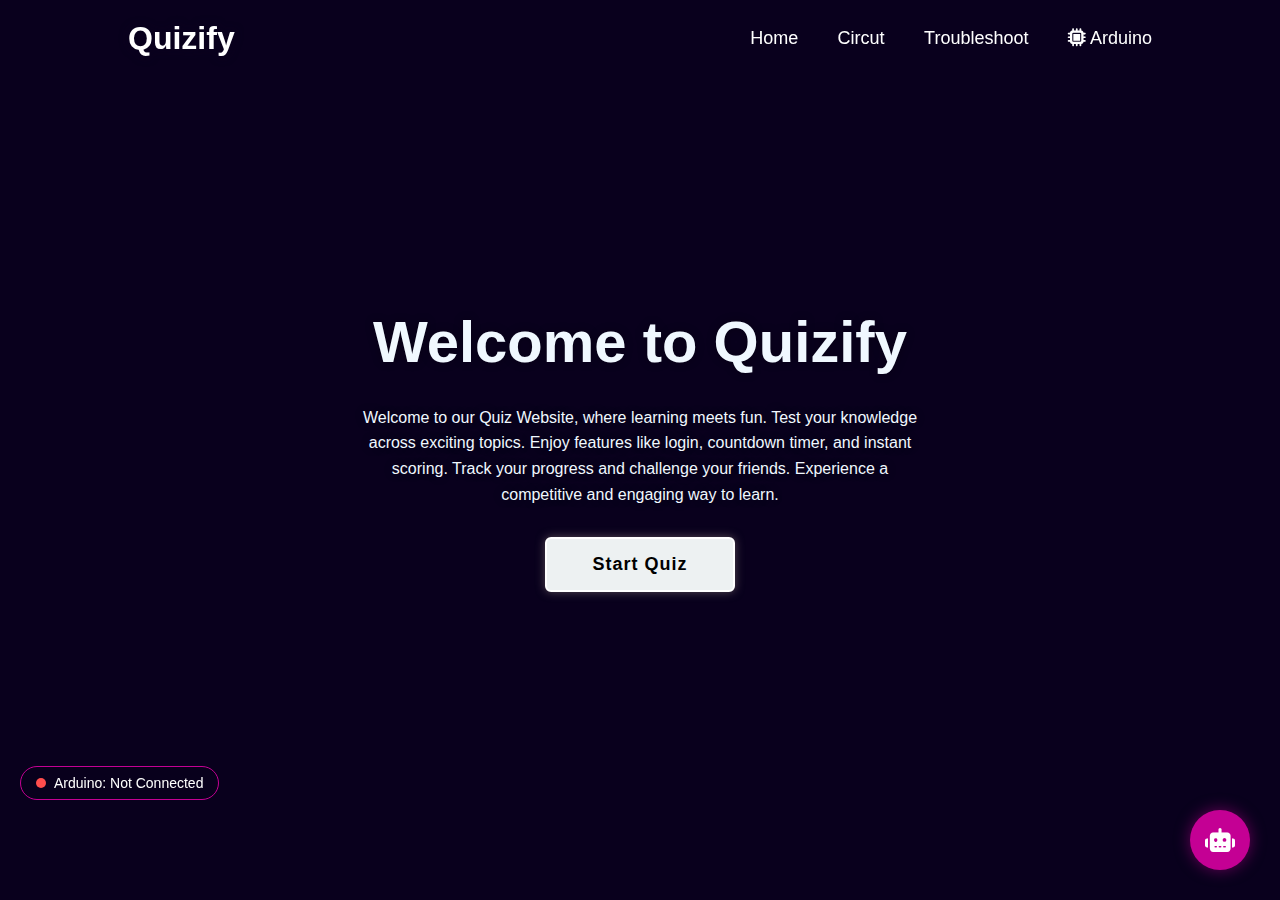
<file: index.html>
<!DOCTYPE html>
<html lang="en">
<head>
    <meta charset="UTF-8">
    <meta name="viewport" content="width=device-width, initial-scale=1.0">
    <title>Quiz Application</title>
    <link rel="stylesheet" href="https://cdnjs.cloudflare.com/ajax/libs/font-awesome/6.4.0/css/all.min.css">
    <link rel="stylesheet" href="style.css">
</head>

<body>
<main class="main">
        <header class="header">
            <a href="#" class="logo">Quizify</a>
            <nav class="navbar">
                <a href="#">Home</a>
                <a href="#" onclick="circut()">Circut</a>
                <a href="#" onclick="troubleshoot()">Troubleshoot</a>
                <a href="#" id="arduino-connect-btn"><i class="fas fa-microchip"></i> Arduino</a>
            </nav>
        </header>

        <div class="container">
            <!-- Quiz Section -->
            <section class="quiz-section">
                <div class="quiz-box">
                    <h1>Quizify</h1>
                    <div class="quiz-header">
                        <span>Quizify</span>
                        <span class="header-score">Score: 0 / 5</span>
                        <span class="timer">Time: <span id="time-left">15</span>s</span>
                    </div>

                    <!-- Progress Bar -->
                    <div class="progress-bar">
                        <div class="progress" id="progress"></div>
                    </div>

                    <h2 class="questions-text">Question text will appear here</h2>

                    <div class="option-list"></div>

                    <div class="quiz-footer">
                        <span class="question-total">1 of 5 Questions</span>
                        <button class="next-btn">Next</button>
                    </div>
                </div>

                <!-- Result Box -->
                <div class="result-box">
                    <h2>Quiz Result</h2>
                    <div class="percentage-container">
                        <div class="circular-progress">
                            <span class="progress-value">0%</span>
                        </div>
                        <span class="score-text">Your Score 0 out of 5</span>
                    </div>

                    <div class="buttons">
                        <button class="tryagain-btn">Try Again!</button>
                        <button class="goto-btn">Go to Home</button>
                    </div>
                </div>
                
                <!-- Real-time Percentage Display -->
                <div class="percentage-display">
                    <p>Current Score</p>
                    <span class="live-percentage">0%</span>
                </div>
            </section>

            <!-- Home Section -->
            <section class="home">
                <div class="home-content">
                    <h2>Welcome to Quizify</h2>
                    <p>Welcome to our Quiz Website, where learning meets fun.
                        Test your knowledge across exciting topics.
                        Enjoy features like login, countdown timer, and instant scoring.
                        Track your progress and challenge your friends.
                        Experience a competitive and engaging way to learn.</p>
                    <button class="start-btn">Start Quiz</button>
                </div>
            </section>
        </div>
    </main>

    <!-- Popup Info -->
    <div class="popup-info">
        <h2>Quiz Guide</h2>
        <span class="info">Read each question carefully before answering.</span>
        <span class="info">Use the countdown timer to manage your time.</span>
        <span class="info">Each correct answer increases your score.</span>
        <span class="info">Review your final score and try again to improve.</span>

        <div class="btn-group">
            <button class="info-btn exit-btn">Exit Quiz</button>
            <a href="#" class="info-btn continue-btn">Continue.....</a>
        </div>
    </div>
    <!-- Chatbot Interface -->
    <div class="chatbot-container">
        <div class="chatbot-header">
            <h3>Quiz Assistant</h3>
            <button class="chatbot-close-btn">×</button>
        </div>
        <div class="chatbot-messages">
            <div class="chatbot-message bot-message">
                <p>Hello! I'm your quiz assistant. How can I help you?</p>
            </div>
        </div>
        <div class="chatbot-input">
            <input type="text" placeholder="Ask a question about the quiz..." id="chat-input">
            <button class="chatbot-send-btn" id="chat-send">
                <i class="fas fa-paper-plane"></i>
            </button>
        </div>
    </div>

    <button class="chatbot-toggle-btn" id="chatbot-toggle">
        <i class="fas fa-robot"></i>
    </button>
    
<!-- Arduino Connection Modal -->
<div class="arduino-modal" id="arduino-modal">
    <div class="arduino-modal-content">
        <h2>Connect Arduino</h2>
        <p>Please connect your Arduino device and select the correct port:</p>
        <select id="port-selector">
            <option value="">Select a port</option>
        </select>
        <button id="connect-btn">Connect</button>
        <button id="disconnect-btn" disabled>Disconnect</button>
        <div id="connection-status">Not connected</div>
        <button id="close-modal">Close</button>
    </div>
</div>

<!-- Arduino Status Indicator -->
<div class="arduino-status" id="arduino-status">
    <span class="status-dot"></span>
    <span class="status-text">Arduino: Not Connected</span>
</div>
<!-- Scripts -->
    <script src="questions.js"></script>
    <script src="script.js"></script>
</body>
</html>
</file>
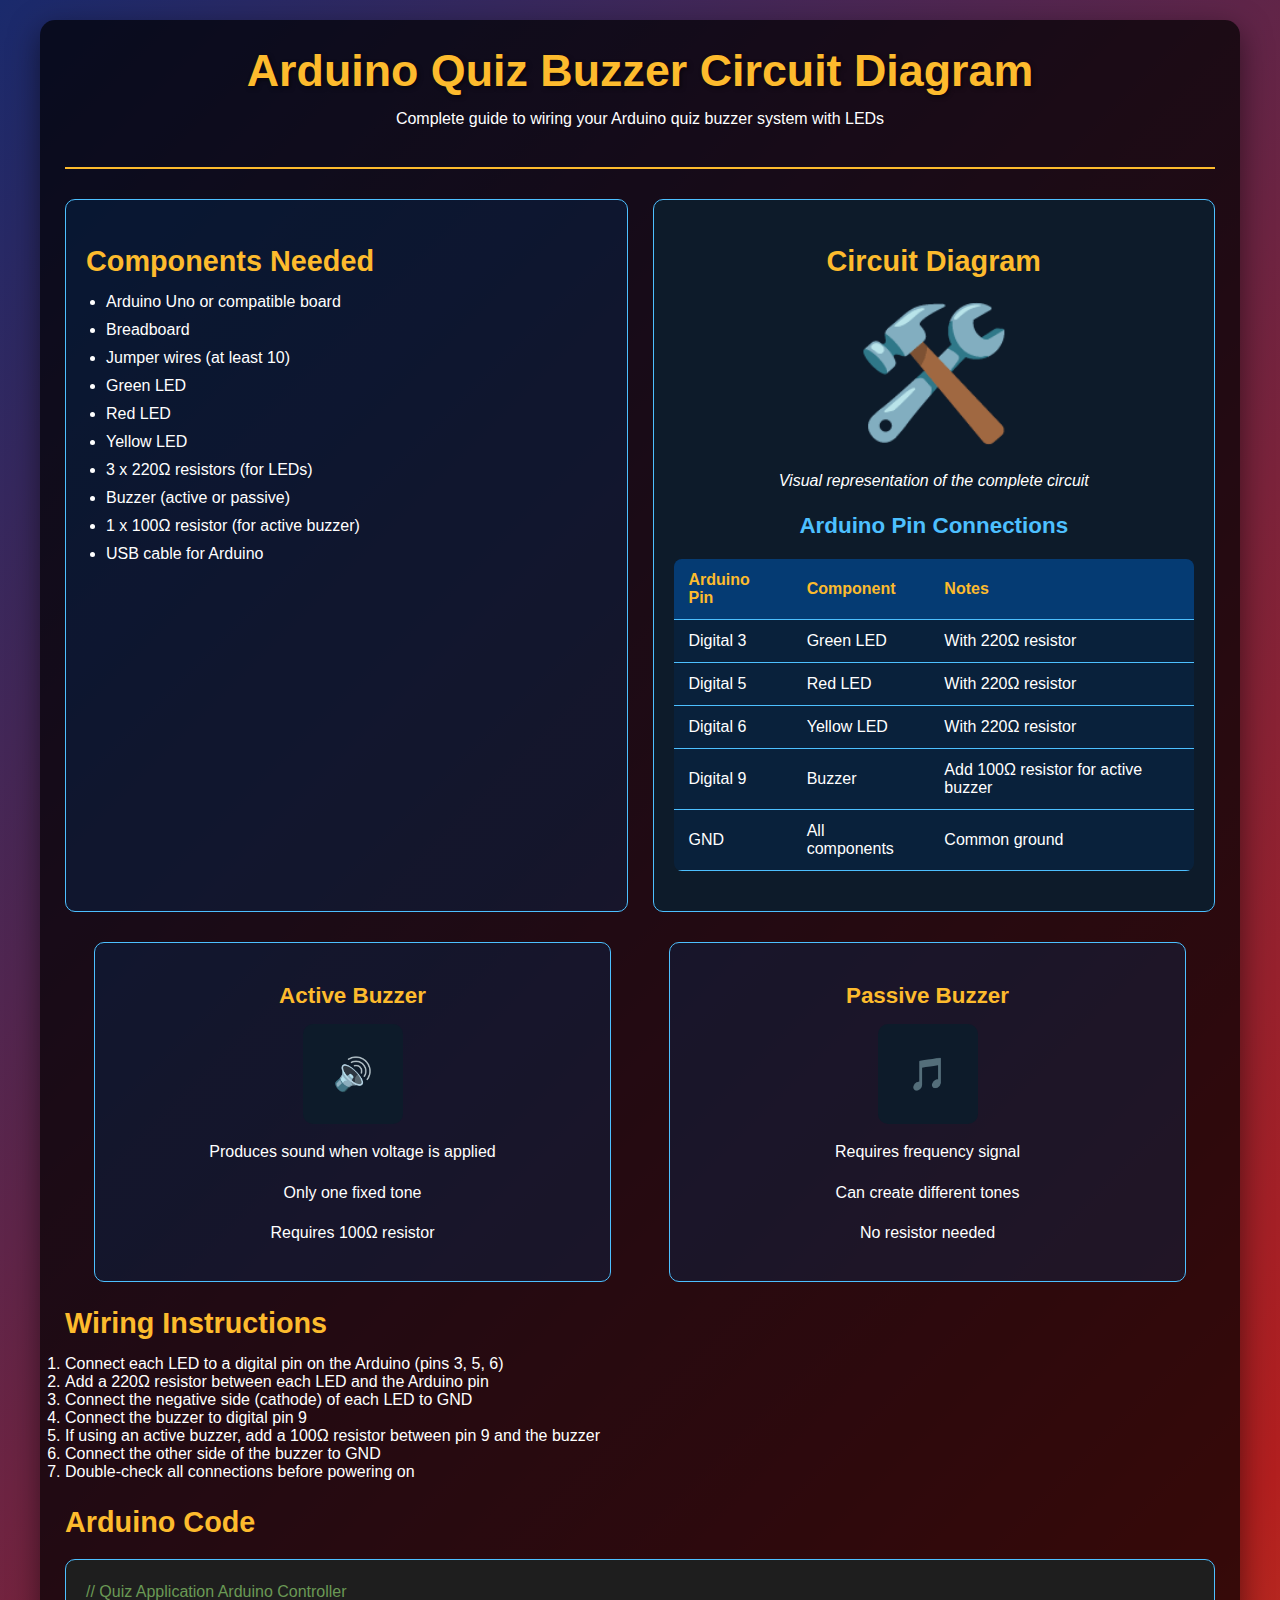
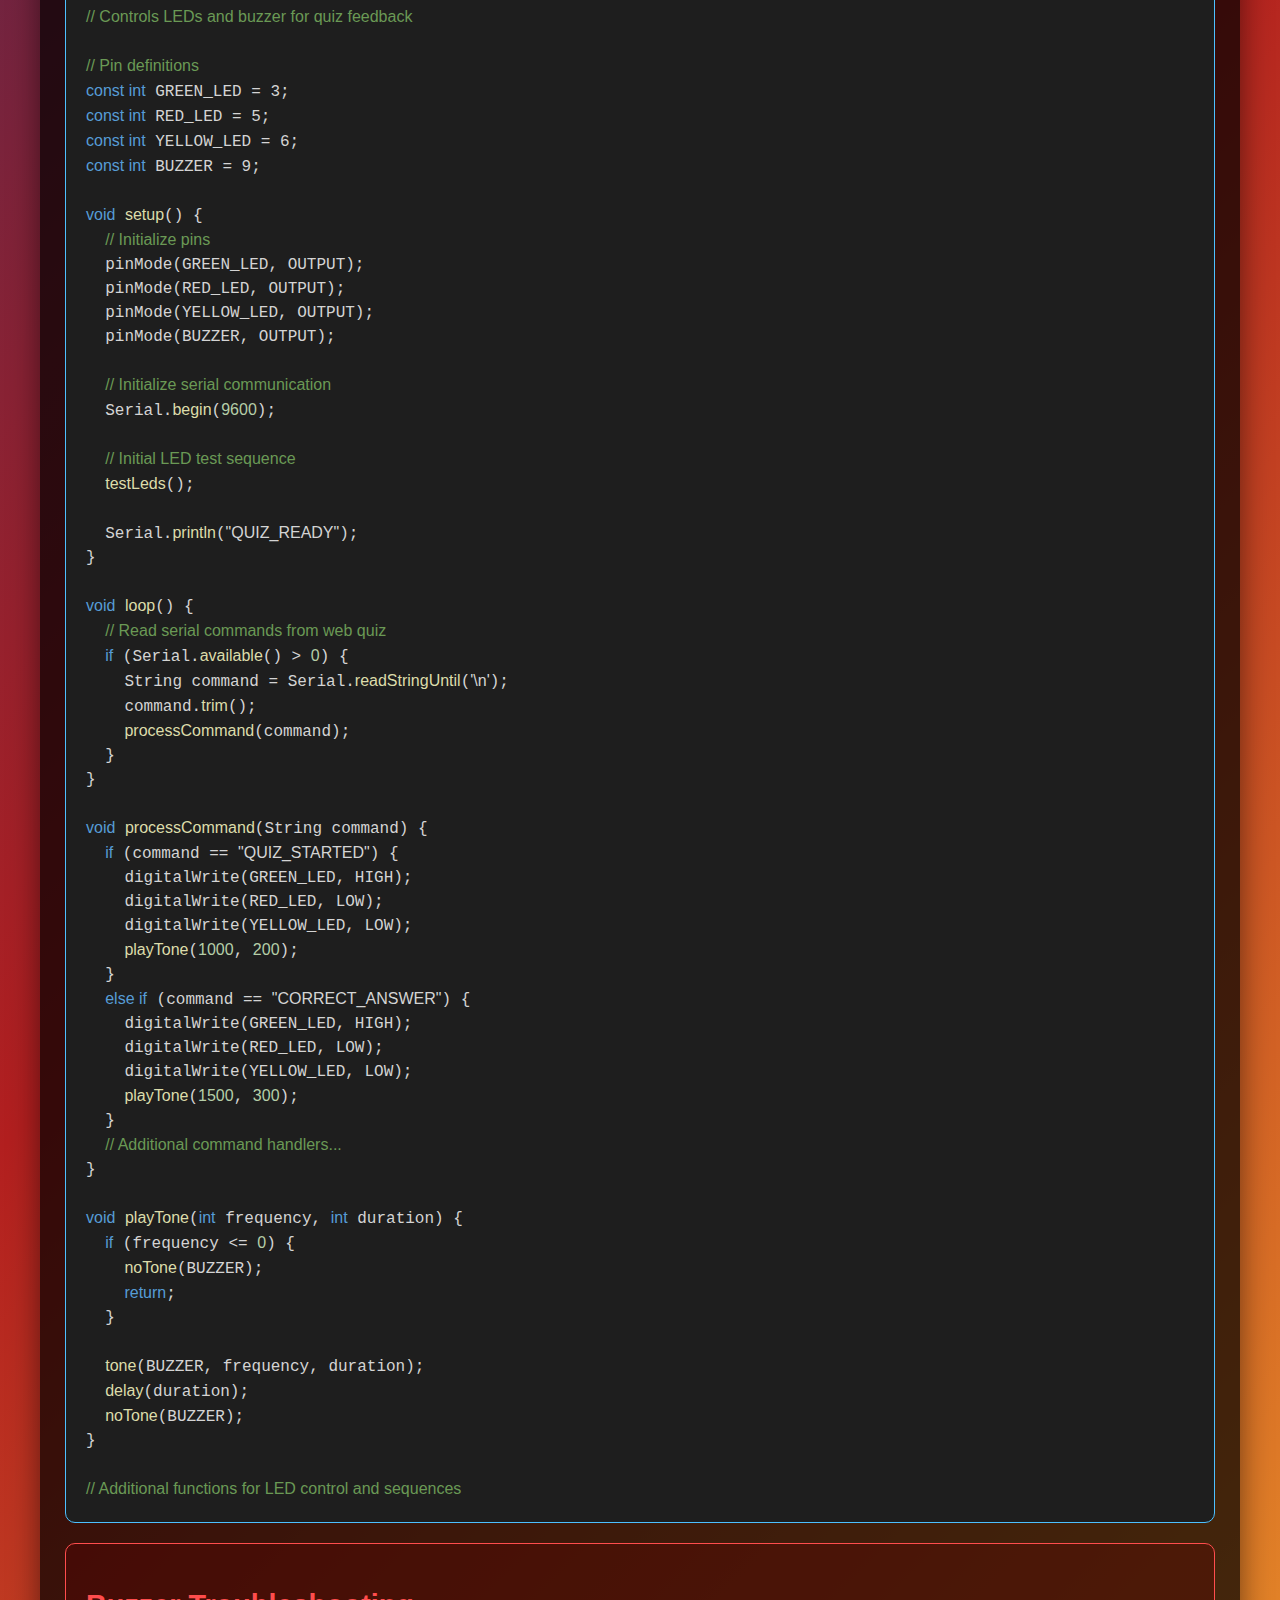
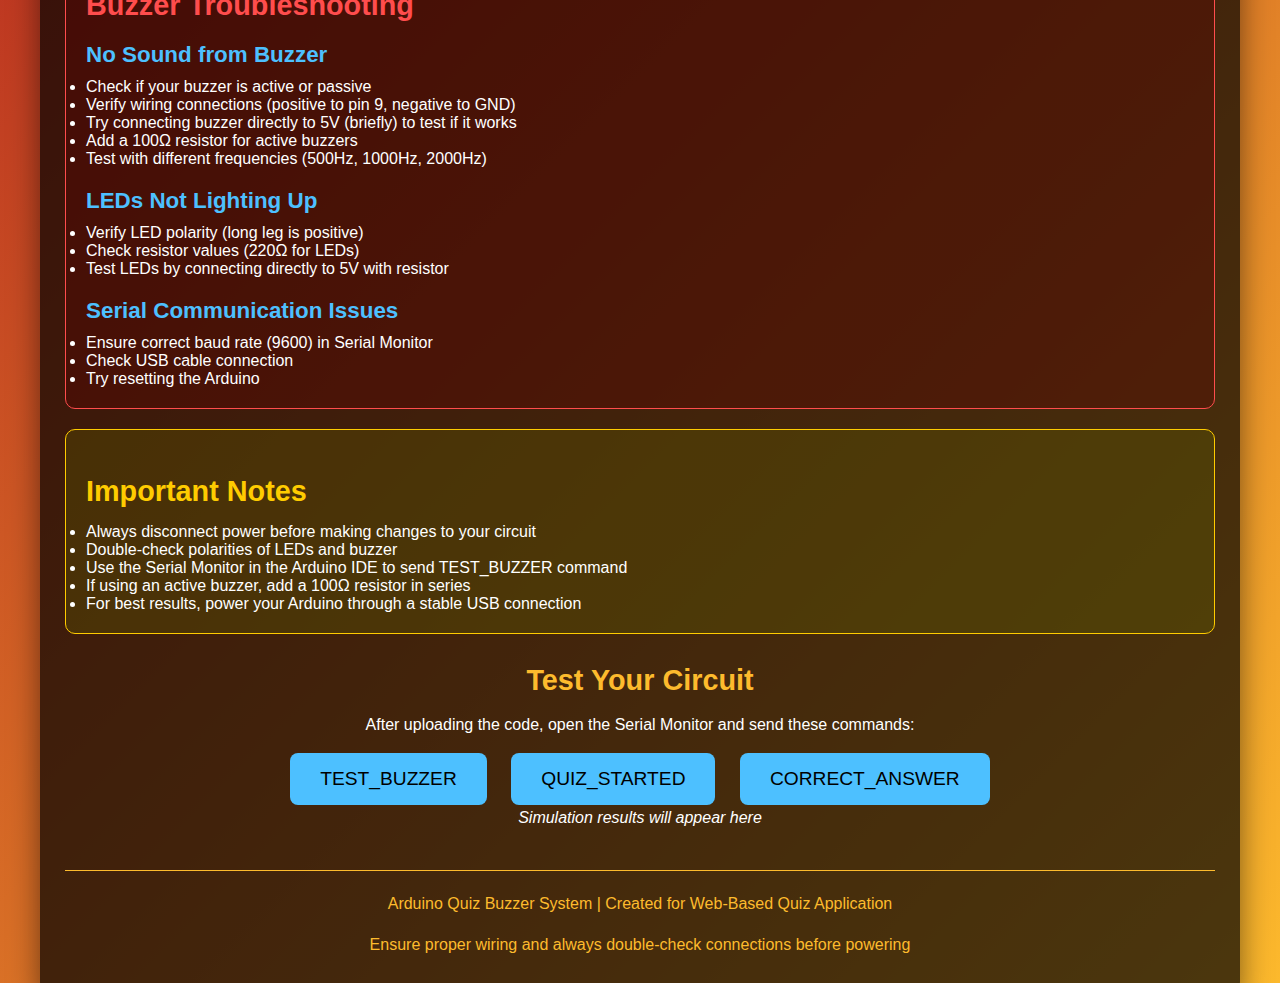
<file: circut.html>
<!DOCTYPE html>
<html lang="en">
<head>
    <meta charset="UTF-8">
    <meta name="viewport" content="width=device-width, initial-scale=1.0">
    <title>Arduino Quiz Buzzer Circuit Diagram</title>
    <style>
        * {
            margin: 0;
            padding: 0;
            box-sizing: border-box;
            font-family: 'Segoe UI', Tahoma, Geneva, Verdana, sans-serif;
        }
        
        body {
            background: linear-gradient(135deg, #1a2a6c, #b21f1f, #fdbb2d);
            color: #fff;
            padding: 20px;
            min-height: 100vh;
        }
        
        .container {
            max-width: 1200px;
            margin: 0 auto;
            background: rgba(0, 0, 0, 0.7);
            border-radius: 15px;
            padding: 25px;
            box-shadow: 0 10px 30px rgba(0, 0, 0, 0.5);
        }
        
        header {
            text-align: center;
            margin-bottom: 30px;
            padding-bottom: 20px;
            border-bottom: 2px solid #fdbb2d;
        }
        
        h1 {
            font-size: 2.8rem;
            margin-bottom: 10px;
            color: #fdbb2d;
            text-shadow: 2px 2px 4px rgba(0, 0, 0, 0.5);
        }
        
        h2 {
            font-size: 1.8rem;
            margin: 25px 0 15px;
            color: #fdbb2d;
        }
        
        h3 {
            font-size: 1.4rem;
            margin: 20px 0 10px;
            color: #4dc0ff;
        }
        
        p {
            line-height: 1.6;
            margin-bottom: 15px;
        }
        
        .grid {
            display: grid;
            grid-template-columns: 1fr 1fr;
            gap: 25px;
            margin-bottom: 30px;
        }
        
        @media (max-width: 900px) {
            .grid {
                grid-template-columns: 1fr;
            }
        }
        
        .component-list {
            background: rgba(0, 50, 100, 0.3);
            padding: 20px;
            border-radius: 10px;
            border: 1px solid #4dc0ff;
        }
        
        .component-list ul {
            padding-left: 20px;
        }
        
        .component-list li {
            margin-bottom: 10px;
        }
        
        .circuit-diagram {
            background: #0d1b2a;
            padding: 20px;
            border-radius: 10px;
            text-align: center;
            border: 1px solid #4dc0ff;
        }
        
        .wiring-table {
            width: 100%;
            border-collapse: collapse;
            margin: 20px 0;
            background: rgba(0, 50, 100, 0.3);
            border-radius: 8px;
            overflow: hidden;
        }
        
        .wiring-table th, .wiring-table td {
            padding: 12px 15px;
            text-align: left;
            border-bottom: 1px solid #4dc0ff;
        }
        
        .wiring-table th {
            background-color: rgba(0, 100, 200, 0.4);
            color: #fdbb2d;
        }
        
        .wiring-table tr:hover {
            background-color: rgba(0, 100, 200, 0.2);
        }
        
        .code-block {
            background: #1e1e1e;
            padding: 20px;
            border-radius: 10px;
            margin: 20px 0;
            overflow-x: auto;
            border: 1px solid #4dc0ff;
        }
        
        pre {
            color: #d4d4d4;
            font-family: 'Consolas', 'Monaco', monospace;
            line-height: 1.5;
            tab-size: 4;
            -moz-tab-size: 4;
            white-space: pre-wrap;
        }
        
        .code-keyword {
            color: #569cd6;
        }
        
        .code-comment {
            color: #6a9955;
        }
        
        .code-number {
            color: #b5cea8;
        }
        
        .code-function {
            color: #dcdcaa;
        }
        
        .troubleshooting {
            background: rgba(100, 0, 0, 0.3);
            padding: 20px;
            border-radius: 10px;
            margin: 20px 0;
            border: 1px solid #ff4d4d;
        }
        
        .troubleshooting h2 {
            color: #ff4d4d;
        }
        
        .notes {
            background: rgba(100, 100, 0, 0.3);
            padding: 20px;
            border-radius: 10px;
            margin: 20px 0;
            border: 1px solid #ffcc00;
        }
        
        .notes h2 {
            color: #ffcc00;
        }
        
        .simulation {
            text-align: center;
            margin: 30px 0;
        }
        
        .simulation-btn {
            background: #4dc0ff;
            color: #000;
            border: none;
            padding: 15px 30px;
            font-size: 1.2rem;
            border-radius: 8px;
            cursor: pointer;
            transition: background 0.3s;
            margin: 0 10px;
        }
        
        .simulation-btn:hover {
            background: #2a9ce0;
        }
        
        footer {
            text-align: center;
            margin-top: 40px;
            padding-top: 20px;
            border-top: 1px solid #fdbb2d;
            color: #fdbb2d;
        }
        
        .buzzer-type {
            display: flex;
            justify-content: space-around;
            margin: 20px 0;
        }
        
        .buzzer-card {
            background: rgba(0, 50, 100, 0.3);
            padding: 20px;
            border-radius: 10px;
            width: 45%;
            text-align: center;
            border: 1px solid #4dc0ff;
        }
        
        .buzzer-card h3 {
            color: #fdbb2d;
            margin-bottom: 15px;
        }
        
        .buzzer-image {
            width: 100px;
            height: 100px;
            background: #0d1b2a;
            margin: 0 auto 15px;
            border-radius: 10px;
            display: flex;
            align-items: center;
            justify-content: center;
            font-size: 2rem;
        }
    </style>
</head>
<body>
    <div class="container">
        <header>
            <h1>Arduino Quiz Buzzer Circuit Diagram</h1>
            <p>Complete guide to wiring your Arduino quiz buzzer system with LEDs</p>
        </header>
        
        <div class="grid">
            <div class="component-list">
                <h2>Components Needed</h2>
                <ul>
                    <li>Arduino Uno or compatible board</li>
                    <li>Breadboard</li>
                    <li>Jumper wires (at least 10)</li>
                    <li>Green LED</li>
                    <li>Red LED</li>
                    <li>Yellow LED</li>
                    <li>3 x 220Ω resistors (for LEDs)</li>
                    <li>Buzzer (active or passive)</li>
                    <li>1 x 100Ω resistor (for active buzzer)</li>
                    <li>USB cable for Arduino</li>
                </ul>
            </div>
            
            <div class="circuit-diagram">
                <h2>Circuit Diagram</h2>
                <div style="font-size: 8rem; margin: 20px 0;">🛠️</div>
                <p><em>Visual representation of the complete circuit</em></p>
                
                <h3>Arduino Pin Connections</h3>
                <table class="wiring-table">
                    <tr>
                        <th>Arduino Pin</th>
                        <th>Component</th>
                        <th>Notes</th>
                    </tr>
                    <tr>
                        <td>Digital 3</td>
                        <td>Green LED</td>
                        <td>With 220Ω resistor</td>
                    </tr>
                    <tr>
                        <td>Digital 5</td>
                        <td>Red LED</td>
                        <td>With 220Ω resistor</td>
                    </tr>
                    <tr>
                        <td>Digital 6</td>
                        <td>Yellow LED</td>
                        <td>With 220Ω resistor</td>
                    </tr>
                    <tr>
                        <td>Digital 9</td>
                        <td>Buzzer</td>
                        <td>Add 100Ω resistor for active buzzer</td>
                    </tr>
                    <tr>
                        <td>GND</td>
                        <td>All components</td>
                        <td>Common ground</td>
                    </tr>
                </table>
            </div>
        </div>
        
        <div class="buzzer-type">
            <div class="buzzer-card">
                <h3>Active Buzzer</h3>
                <div class="buzzer-image">🔊</div>
                <p>Produces sound when voltage is applied</p>
                <p>Only one fixed tone</p>
                <p>Requires 100Ω resistor</p>
            </div>
            
            <div class="buzzer-card">
                <h3>Passive Buzzer</h3>
                <div class="buzzer-image">🎵</div>
                <p>Requires frequency signal</p>
                <p>Can create different tones</p>
                <p>No resistor needed</p>
            </div>
        </div>
        
        <h2>Wiring Instructions</h2>
        <ol>
            <li>Connect each LED to a digital pin on the Arduino (pins 3, 5, 6)</li>
            <li>Add a 220Ω resistor between each LED and the Arduino pin</li>
            <li>Connect the negative side (cathode) of each LED to GND</li>
            <li>Connect the buzzer to digital pin 9</li>
            <li>If using an active buzzer, add a 100Ω resistor between pin 9 and the buzzer</li>
            <li>Connect the other side of the buzzer to GND</li>
            <li>Double-check all connections before powering on</li>
        </ol>
        
        <h2>Arduino Code</h2>
        <div class="code-block">
            <pre><span class="code-comment">// Quiz Application Arduino Controller</span>
<span class="code-comment">// Controls LEDs and buzzer for quiz feedback</span>

<span class="code-comment">// Pin definitions</span>
<span class="code-keyword">const int</span> GREEN_LED = 3;
<span class="code-keyword">const int</span> RED_LED = 5;
<span class="code-keyword">const int</span> YELLOW_LED = 6;
<span class="code-keyword">const int</span> BUZZER = 9;

<span class="code-keyword">void</span> <span class="code-function">setup</span>() {
  <span class="code-comment">// Initialize pins</span>
  pinMode(GREEN_LED, OUTPUT);
  pinMode(RED_LED, OUTPUT);
  pinMode(YELLOW_LED, OUTPUT);
  pinMode(BUZZER, OUTPUT);
  
  <span class="code-comment">// Initialize serial communication</span>
  Serial.<span class="code-function">begin</span>(<span class="code-number">9600</span>);
  
  <span class="code-comment">// Initial LED test sequence</span>
  <span class="code-function">testLeds</span>();
  
  Serial.<span class="code-function">println</span>(<span class="code-string">"QUIZ_READY"</span>);
}

<span class="code-keyword">void</span> <span class="code-function">loop</span>() {
  <span class="code-comment">// Read serial commands from web quiz</span>
  <span class="code-keyword">if</span> (Serial.<span class="code-function">available</span>() > <span class="code-number">0</span>) {
    String command = Serial.<span class="code-function">readStringUntil</span>(<span class="code-string">'\n'</span>);
    command.<span class="code-function">trim</span>();
    <span class="code-function">processCommand</span>(command);
  }
}

<span class="code-keyword">void</span> <span class="code-function">processCommand</span>(String command) {
  <span class="code-keyword">if</span> (command == <span class="code-string">"QUIZ_STARTED"</span>) {
    digitalWrite(GREEN_LED, HIGH);
    digitalWrite(RED_LED, LOW);
    digitalWrite(YELLOW_LED, LOW);
    <span class="code-function">playTone</span>(<span class="code-number">1000</span>, <span class="code-number">200</span>);
  }
  <span class="code-keyword">else if</span> (command == <span class="code-string">"CORRECT_ANSWER"</span>) {
    digitalWrite(GREEN_LED, HIGH);
    digitalWrite(RED_LED, LOW);
    digitalWrite(YELLOW_LED, LOW);
    <span class="code-function">playTone</span>(<span class="code-number">1500</span>, <span class="code-number">300</span>);
  }
  <span class="code-comment">// Additional command handlers...</span>
}

<span class="code-keyword">void</span> <span class="code-function">playTone</span>(<span class="code-keyword">int</span> frequency, <span class="code-keyword">int</span> duration) {
  <span class="code-keyword">if</span> (frequency <= <span class="code-number">0</span>) {
    <span class="code-function">noTone</span>(BUZZER);
    <span class="code-keyword">return</span>;
  }
  
  <span class="code-function">tone</span>(BUZZER, frequency, duration);
  <span class="code-function">delay</span>(duration);
  <span class="code-function">noTone</span>(BUZZER);
}

<span class="code-comment">// Additional functions for LED control and sequences</span></pre>
        </div>
        
        <div class="troubleshooting">
            <h2>Buzzer Troubleshooting</h2>
            <h3>No Sound from Buzzer</h3>
            <ul>
                <li>Check if your buzzer is active or passive</li>
                <li>Verify wiring connections (positive to pin 9, negative to GND)</li>
                <li>Try connecting buzzer directly to 5V (briefly) to test if it works</li>
                <li>Add a 100Ω resistor for active buzzers</li>
                <li>Test with different frequencies (500Hz, 1000Hz, 2000Hz)</li>
            </ul>
            
            <h3>LEDs Not Lighting Up</h3>
            <ul>
                <li>Verify LED polarity (long leg is positive)</li>
                <li>Check resistor values (220Ω for LEDs)</li>
                <li>Test LEDs by connecting directly to 5V with resistor</li>
            </ul>
            
            <h3>Serial Communication Issues</h3>
            <ul>
                <li>Ensure correct baud rate (9600) in Serial Monitor</li>
                <li>Check USB cable connection</li>
                <li>Try resetting the Arduino</li>
            </ul>
        </div>
        
        <div class="notes">
            <h2>Important Notes</h2>
            <ul>
                <li>Always disconnect power before making changes to your circuit</li>
                <li>Double-check polarities of LEDs and buzzer</li>
                <li>Use the Serial Monitor in the Arduino IDE to send TEST_BUZZER command</li>
                <li>If using an active buzzer, add a 100Ω resistor in series</li>
                <li>For best results, power your Arduino through a stable USB connection</li>
            </ul>
        </div>
        
        <div class="simulation">
            <h2>Test Your Circuit</h2>
            <p>After uploading the code, open the Serial Monitor and send these commands:</p>
            <div>
                <button class="simulation-btn" onclick="simulateCommand('TEST_BUZZER')">TEST_BUZZER</button>
                <button class="simulation-btn" onclick="simulateCommand('QUIZ_STARTED')">QUIZ_STARTED</button>
                <button class="simulation-btn" onclick="simulateCommand('CORRECT_ANSWER')">CORRECT_ANSWER</button>
            </div>
            <p id="simulation-result"><em>Simulation results will appear here</em></p>
        </div>
        
        <footer>
            <p>Arduino Quiz Buzzer System | Created for Web-Based Quiz Application</p>
            <p>Ensure proper wiring and always double-check connections before powering</p>
        </footer>
    </div>

    <script>
        function simulateCommand(command) {
            const result = document.getElementById('simulation-result');
            
            switch(command) {
                case 'TEST_BUZZER':
                    result.innerHTML = '<strong>Buzzer test initiated:</strong> You should hear a sequence of three tones. If not, check your wiring and buzzer type.';
                    break;
                case 'QUIZ_STARTED':
                    result.innerHTML = '<strong>Quiz started:</strong> Green LED should light up and you should hear a confirmation tone.';
                    break;
                case 'CORRECT_ANSWER':
                    result.innerHTML = '<strong>Correct answer:</strong> Green LED should light up and you should hear a higher pitched tone.';
                    break;
            }
            
            result.style.color = '#4dc0ff';
        }
    </script>
</body>
</html>
</file>
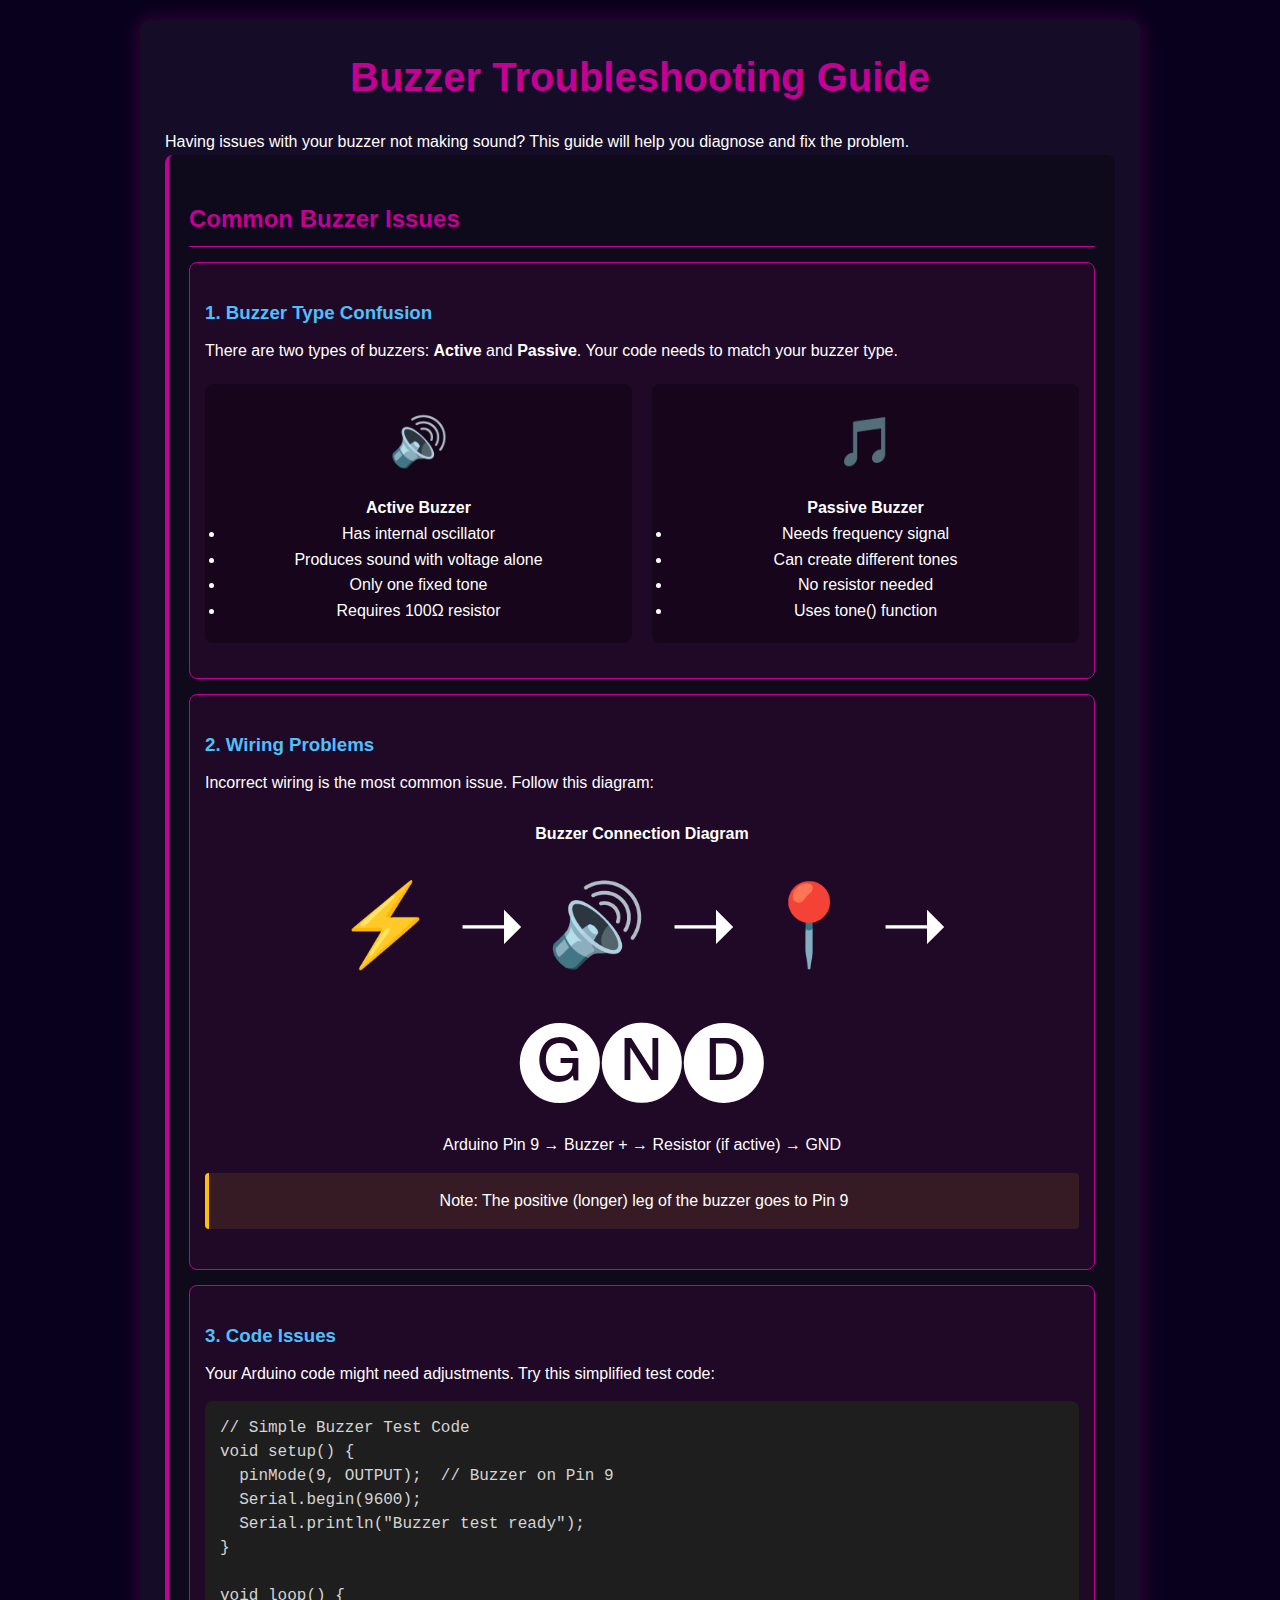
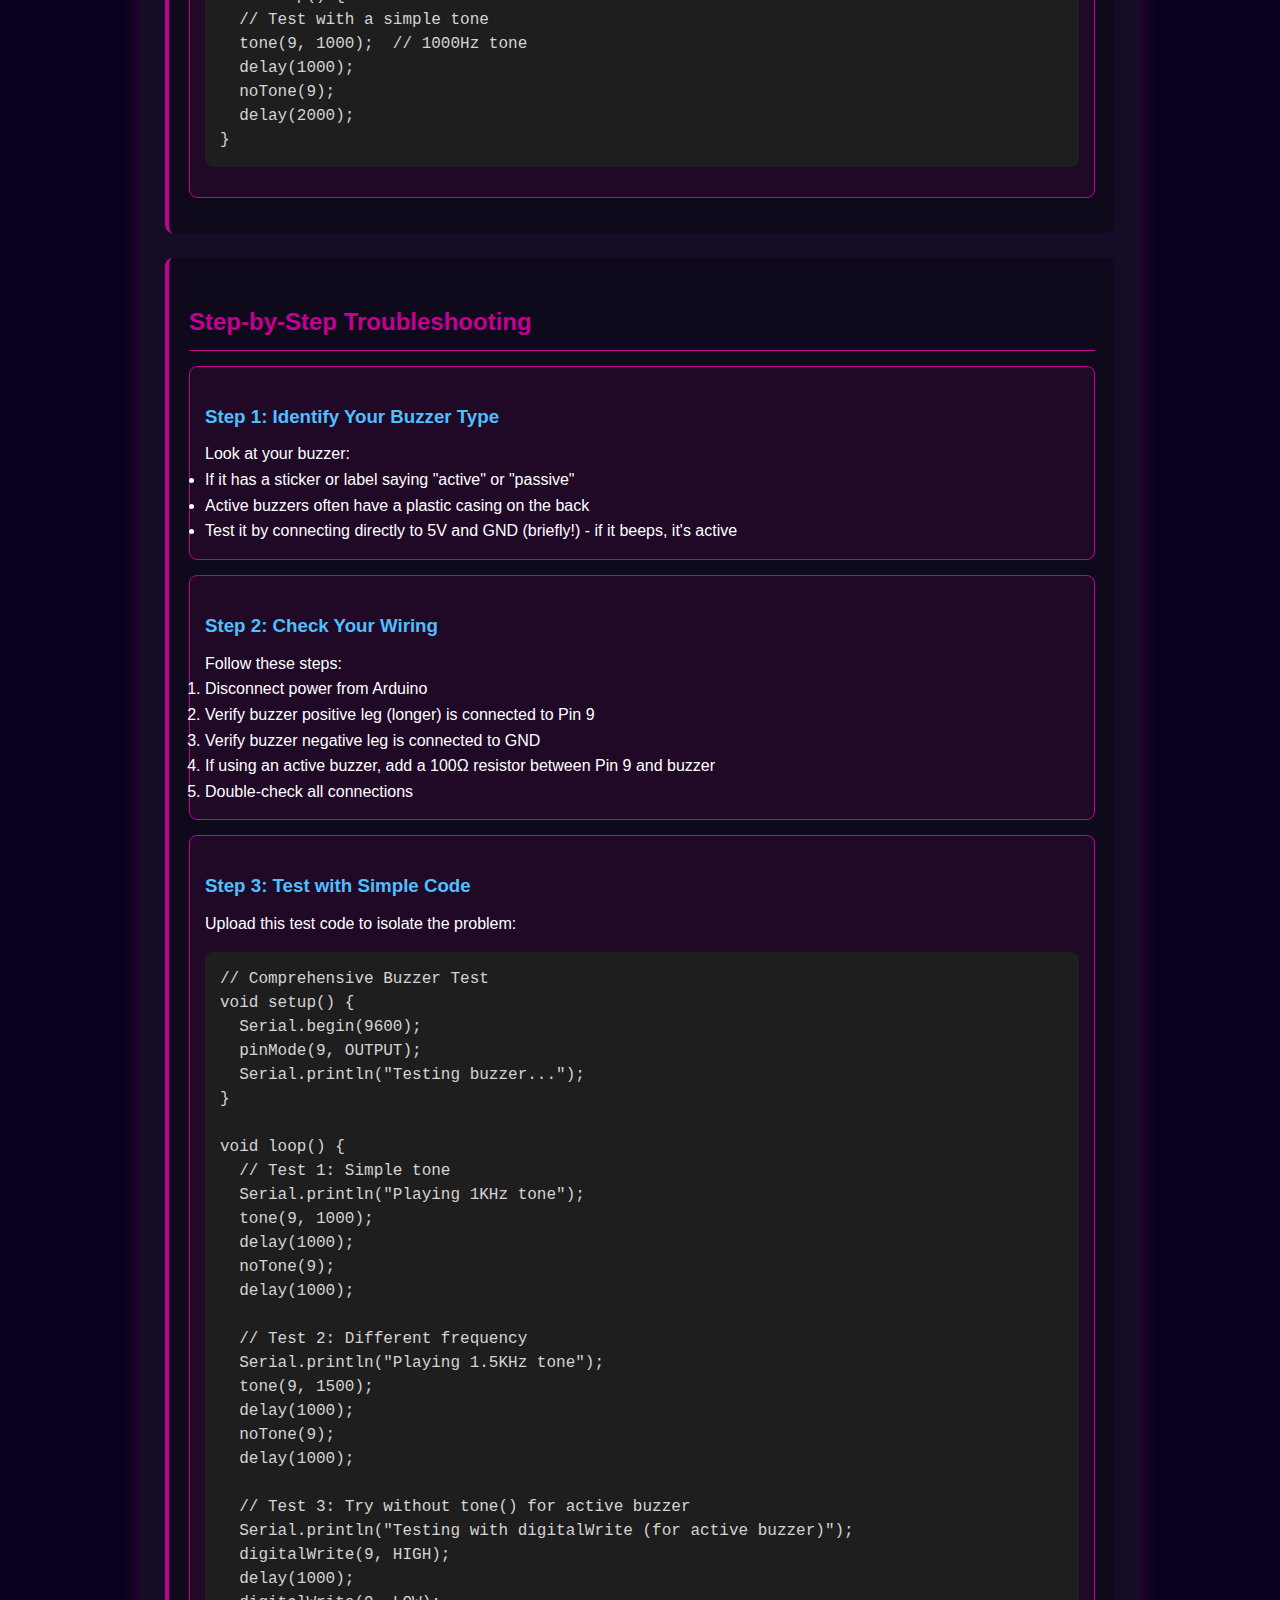
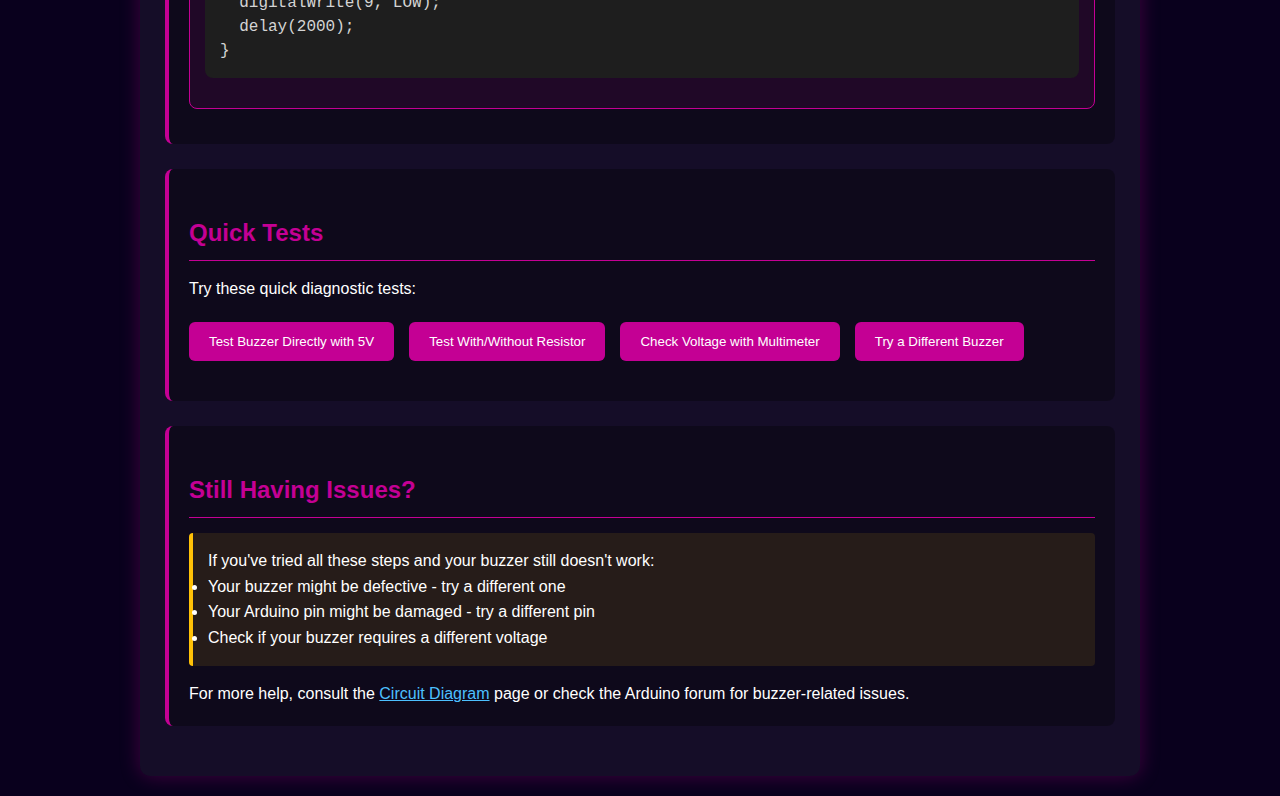
<file: troubleshooting.html>
<!DOCTYPE html>
<html lang="en">
<head>
    <meta charset="UTF-8">
    <meta name="viewport" content="width=device-width, initial-scale=1.0">
    <title>Buzzer Troubleshooting Guide</title>
    <style>
        * {
            margin: 0;
            padding: 0;
            box-sizing: border-box;
            font-family: 'Poppins', sans-serif;
        }
        
        body {
            background: #09001d;
            color: white;
            padding: 20px;
            line-height: 1.6;
        }
        
        .container {
            max-width: 1000px;
            margin: 0 auto;
            background: rgba(255, 255, 255, 0.05);
            border-radius: 10px;
            padding: 25px;
            box-shadow: 0 0 20px rgba(196, 0, 148, 0.3);
        }
        
        h1 {
            text-align: center;
            color: #c40094;
            margin-bottom: 20px;
            font-size: 2.5rem;
        }
        
        h2 {
            color: #c40094;
            margin: 25px 0 15px;
            border-bottom: 1px solid #c40094;
            padding-bottom: 8px;
        }
        
        h3 {
            color: #4dc0ff;
            margin: 20px 0 10px;
        }
        
        .issue-section {
            background: rgba(0, 0, 0, 0.3);
            padding: 20px;
            border-radius: 8px;
            margin-bottom: 25px;
            border-left: 4px solid #c40094;
        }
        
        .solution-card {
            background: rgba(196, 0, 148, 0.1);
            padding: 15px;
            border-radius: 8px;
            margin: 15px 0;
            border: 1px solid #c40094;
        }
        
        .buzzer-types {
            display: flex;
            gap: 20px;
            margin: 20px 0;
        }
        
        .buzzer-type {
            flex: 1;
            background: rgba(0, 0, 0, 0.3);
            padding: 20px;
            border-radius: 8px;
            text-align: center;
        }
        
        .buzzer-icon {
            font-size: 3rem;
            margin-bottom: 15px;
        }
        
        .test-buttons {
            display: flex;
            gap: 15px;
            margin: 20px 0;
            flex-wrap: wrap;
        }
        
        .test-btn {
            padding: 12px 20px;
            background: #c40094;
            color: white;
            border: none;
            border-radius: 6px;
            cursor: pointer;
            transition: background 0.3s;
        }
        
        .test-btn:hover {
            background: #950170;
        }
        
        .connection-diagram {
            text-align: center;
            margin: 25px 0;
        }
        
        .connection-diagram img {
            max-width: 100%;
            border-radius: 8px;
            border: 1px solid #c40094;
        }
        
        .code-block {
            background: #1e1e1e;
            padding: 15px;
            border-radius: 8px;
            margin: 15px 0;
            overflow-x: auto;
        }
        
        pre {
            color: #d4d4d4;
            font-family: 'Consolas', 'Monaco', monospace;
            line-height: 1.5;
        }
        
        .success {
            color: #4caf50;
        }
        
        .warning {
            color: #ff9800;
        }
        
        .error {
            color: #ff4d4d;
        }
        
        .note {
            background: rgba(255, 193, 7, 0.1);
            border-left: 4px solid #ffc107;
            padding: 15px;
            margin: 15px 0;
            border-radius: 4px;
        }
        
        @media (max-width: 768px) {
            .buzzer-types {
                flex-direction: column;
            }
            
            .test-buttons {
                flex-direction: column;
            }
        }
    </style>
</head>
<body>
    <div class="container">
        <h1>Buzzer Troubleshooting Guide</h1>
        <p>Having issues with your buzzer not making sound? This guide will help you diagnose and fix the problem.</p>
        
        <div class="issue-section">
            <h2>Common Buzzer Issues</h2>
            
            <div class="solution-card">
                <h3>1. Buzzer Type Confusion</h3>
                <p>There are two types of buzzers: <strong>Active</strong> and <strong>Passive</strong>. Your code needs to match your buzzer type.</p>
                
                <div class="buzzer-types">
                    <div class="buzzer-type">
                        <div class="buzzer-icon">🔊</div>
                        <h4>Active Buzzer</h4>
                        <ul>
                            <li>Has internal oscillator</li>
                            <li>Produces sound with voltage alone</li>
                            <li>Only one fixed tone</li>
                            <li>Requires 100Ω resistor</li>
                        </ul>
                    </div>
                    
                    <div class="buzzer-type">
                        <div class="buzzer-icon">🎵</div>
                        <h4>Passive Buzzer</h4>
                        <ul>
                            <li>Needs frequency signal</li>
                            <li>Can create different tones</li>
                            <li>No resistor needed</li>
                            <li>Uses tone() function</li>
                        </ul>
                    </div>
                </div>
            </div>
            
            <div class="solution-card">
                <h3>2. Wiring Problems</h3>
                <p>Incorrect wiring is the most common issue. Follow this diagram:</p>
                
                <div class="connection-diagram">
                    <h4>Buzzer Connection Diagram</h4>
                    <div style="font-size: 5rem; margin: 15px 0;">⚡ ➝ 🔊 ➝ 📍 ➝ 🅖🅝🅓</div>
                    <p>Arduino Pin 9 → Buzzer + → Resistor (if active) → GND</p>
                    <p class="note">Note: The positive (longer) leg of the buzzer goes to Pin 9</p>
                </div>
            </div>
            
            <div class="solution-card">
                <h3>3. Code Issues</h3>
                <p>Your Arduino code might need adjustments. Try this simplified test code:</p>
                
                <div class="code-block">
                    <pre>// Simple Buzzer Test Code
void setup() {
  pinMode(9, OUTPUT);  // Buzzer on Pin 9
  Serial.begin(9600);
  Serial.println("Buzzer test ready");
}

void loop() {
  // Test with a simple tone
  tone(9, 1000);  // 1000Hz tone
  delay(1000);
  noTone(9);
  delay(2000);
}</pre>
                </div>
            </div>
        </div>
        
        <div class="issue-section">
            <h2>Step-by-Step Troubleshooting</h2>
            
            <div class="solution-card">
                <h3>Step 1: Identify Your Buzzer Type</h3>
                <p>Look at your buzzer:</p>
                <ul>
                    <li>If it has a sticker or label saying "active" or "passive"</li>
                    <li>Active buzzers often have a plastic casing on the back</li>
                    <li>Test it by connecting directly to 5V and GND (briefly!) - if it beeps, it's active</li>
                </ul>
            </div>
            
            <div class="solution-card">
                <h3>Step 2: Check Your Wiring</h3>
                <p>Follow these steps:</p>
                <ol>
                    <li>Disconnect power from Arduino</li>
                    <li>Verify buzzer positive leg (longer) is connected to Pin 9</li>
                    <li>Verify buzzer negative leg is connected to GND</li>
                    <li>If using an active buzzer, add a 100Ω resistor between Pin 9 and buzzer</li>
                    <li>Double-check all connections</li>
                </ol>
            </div>
            
            <div class="solution-card">
                <h3>Step 3: Test with Simple Code</h3>
                <p>Upload this test code to isolate the problem:</p>
                
                <div class="code-block">
                    <pre>// Comprehensive Buzzer Test
void setup() {
  Serial.begin(9600);
  pinMode(9, OUTPUT);
  Serial.println("Testing buzzer...");
}

void loop() {
  // Test 1: Simple tone
  Serial.println("Playing 1KHz tone");
  tone(9, 1000);
  delay(1000);
  noTone(9);
  delay(1000);
  
  // Test 2: Different frequency
  Serial.println("Playing 1.5KHz tone");
  tone(9, 1500);
  delay(1000);
  noTone(9);
  delay(1000);
  
  // Test 3: Try without tone() for active buzzer
  Serial.println("Testing with digitalWrite (for active buzzer)");
  digitalWrite(9, HIGH);
  delay(1000);
  digitalWrite(9, LOW);
  delay(2000);
}</pre>
                </div>
            </div>
        </div>
        
        <div class="issue-section">
            <h2>Quick Tests</h2>
            <p>Try these quick diagnostic tests:</p>
            
            <div class="test-buttons">
                <button class="test-btn" onclick="testResult('direct')">Test Buzzer Directly with 5V</button>
                <button class="test-btn" onclick="testResult('resistor')">Test With/Without Resistor</button>
                <button class="test-btn" onclick="testResult('multimeter')">Check Voltage with Multimeter</button>
                <button class="test-btn" onclick="testResult('replace')">Try a Different Buzzer</button>
            </div>
            
            <div id="test-result"></div>
        </div>
        
        <div class="issue-section">
            <h2>Still Having Issues?</h2>
            
            <div class="note">
                <p>If you've tried all these steps and your buzzer still doesn't work:</p>
                <ul>
                    <li>Your buzzer might be defective - try a different one</li>
                    <li>Your Arduino pin might be damaged - try a different pin</li>
                    <li>Check if your buzzer requires a different voltage</li>
                </ul>
            </div>
            
            <p>For more help, consult the <a href="circut.html" style="color: #4dc0ff;">Circuit Diagram</a> page or check the Arduino forum for buzzer-related issues.</p>
        </div>
    </div>

    <script>
        function testResult(test) {
            const resultDiv = document.getElementById('test-result');
            let resultHTML = '';
            
            switch(test) {
                case 'direct':
                    resultHTML = `<div class="solution-card">
                        <h3 class="warning">⚠️ Direct 5V Test</h3>
                        <p>Carefully connect your buzzer directly to 5V and GND on the Arduino.</p>
                        <p>If it beeps: your buzzer works and the issue is in your code or wiring.</p>
                        <p>If it doesn't beep: you might have a dead buzzer or wrong buzzer type.</p>
                    </div>`;
                    break;
                    
                case 'resistor':
                    resultHTML = `<div class="solution-card">
                        <h3>Resistor Test</h3>
                        <p>Try with and without a resistor:</p>
                        <ul>
                            <li>Active buzzers usually need a 100Ω resistor</li>
                            <li>Passive buzzers typically don't need a resistor</li>
                            <li>If you're unsure, try both configurations</li>
                        </ul>
                    </div>`;
                    break;
                    
                case 'multimeter':
                    resultHTML = `<div class="solution-card">
                        <h3>Multimeter Check</h3>
                        <p>Use a multimeter to check:</p>
                        <ul>
                            <li>Voltage between Pin 9 and GND when tone is playing (should be ~5V)</li>
                            <li>Continuity of your wires and connections</li>
                            <li>Resistance of your buzzer (should be low, typically 8-16Ω)</li>
                        </ul>
                    </div>`;
                    break;
                    
                case 'replace':
                    resultHTML = `<div class="solution-card">
                        <h3>Replace Buzzer</h3>
                        <p>Try a different buzzer if available:</p>
                        <ul>
                            <li>Buzzers can sometimes be DOA (dead on arrival)</li>
                            <li>Try both active and passive types if possible</li>
                            <li>Ensure the replacement buzzer is rated for 5V operation</li>
                        </ul>
                    </div>`;
                    break;
            }
            
            resultDiv.innerHTML = resultHTML;
        }
    </script>
</body>
</html>
</file>
<file: style.css>
* {
            font-family: 'Poppins', sans-serif;
            margin: 0;
            padding: 0;
            box-sizing: border-box;
        }

        body {
            color: aliceblue;
            background: #09001d;
            overflow: hidden;
            height: 100vh;
            display: flex;
            justify-content: center;
            align-items: center;
        }

        .header {
            position: fixed;
            top: 0;
            left: 0;
            width: 100%;
            padding: 20px 10%;
            display: flex;
            justify-content: space-between;
            align-items: center;
            z-index: 100;
        }

        .logo {
            font-size: 32px;
            color: #fff;
            text-decoration: none;
            font-weight: 700;
            filter: drop-shadow(0 0 5px #09001d);
        }

        .navbar a {
            font-size: 18px;
            color: #fff;
            text-decoration: none;
            font-weight: 500;
            margin-left: 35px;
            transition: .3s;
        }

        .navbar a:hover {
            color: #c40094;
        }

        .main {
            background: linear-gradient(rgba(9, 0, 29, 0.8), rgba(9, 0, 29, 0.8)), 
                        url('https://images.unsplash.com/photo-1517245386807-bb43f82c33c4?ixlib=rb-4.0.3&ixid=M3wxMjA3fDB8MHxwaG90by1wYWdlfHx8fGVufDB8fHx8fA%3D%3D&auto=format&fit=crop&w=2070&q=80') no-repeat;
            width: 100%;
            height: 100%;
            background-size: cover;
            background-position: center;
            transition: .3s ease;
            display: flex;
            justify-content: center;
            align-items: center;
            position: relative;
        }

        .main.active {
            filter: blur(15px);
        }

        .container {
            width: 100%;
            height: 100%;
            display: flex;
            justify-content: center;
            align-items: center;
        }   

        .home {
            width: 100%;
            height: 100%;
            display: flex;
            justify-content: center;
            align-items: center;
        }

        .home-content {
            max-width: 600px;
            display: flex;
            flex-direction: column;
            align-items: center;
            text-align: center;
            padding: 20px;
        }

        .home-content h2 {
            font-size: 58px;
            font-weight: 700;
            text-shadow: 0 0 10px rgba(0, 0, 0, 0.3);
            margin-bottom: 30px;
        }

        .home-content p {
            font-size: 16px;
            text-align: center;
            text-shadow: 0 0 10px rgba(0, 0, 0, 0.3);
            margin-bottom: 30px;
            line-height: 1.6;
        }

        .home-content .start-btn {
            width: 190px;
            height: 55px;
            background: #edf1f2;
            border: 2px solid #fff;
            outline: none;
            border-radius: 6px;
            box-shadow: 0 0 10px #554952;
            font-size: 18px;
            color: black;
            letter-spacing: 1px;
            font-weight: 600;
            cursor: pointer;
            transition: .5s;
        }

        .home-content .start-btn:hover {
            background:#c40094;
            color: white;
            box-shadow: none;
        }

        .popup-info {
            position: absolute;
            top: 50%;
            left: 50%;
            transform: translate(-50%, -50%) scale(.9);
            width: 500px;
            background: #fff;
            border-radius: 6px;
            padding: 10px 25px;
            opacity: 0;
            pointer-events: none;
            transition: .3s ease;
            z-index: 1000;
        }

        .popup-info.active {
            opacity: 1;
            pointer-events: auto;
            transform: translate(-50%, -50%) scale(1);
        }

        .popup-info h2 {
            font-size: 50px;
            color: #c40094;
            text-align: center;
            margin: 10px 0;
        }

        .popup-info .info {
            display: block;
            font-size: 16px;
            font-weight: 500;
            margin: 10px 0;
            color: #333;
            padding: 5px;
        }

        .popup-info .btn-group {
            display: flex;
            justify-content: space-between;
            align-items: center;
            margin: 20px 0 10px;
        }

        .popup-info .btn-group .info-btn {
            display: inline-flex;
            justify-content: center;
            align-items: center;
            width: 130px;
            height: 45px;
            background: #c40094;
            border: 2px solid #c40094;
            outline: none;
            border-radius: 6px;
            text-decoration: none;
            font-size: 16px;
            color: #fff;
            font-weight: 600;
            box-shadow: 0 0 10px rgba(0, 0, 0, .1);
            cursor: pointer;
            transition: .5s;
        }

        .popup-info .btn-group .info-btn:nth-child(1) {
            background: transparent;
            color: #c40094;
        }

        .popup-info .btn-group .info-btn:nth-child(1):hover {
            background: #c40094;
            color: #fff;
        }

        .popup-info .btn-group .info-btn:nth-child(2):hover {
            background: #950170;
            border-color: #950170;
        }

        .quiz-section {
            position: absolute;
            top: 0;
            left: 0;
            width: 100%;
            height: 100%;
            background: #09001d;
            display: flex;
            justify-content: center;
            align-items: center;
            z-index: 100;
            opacity: 0;
            pointer-events: none;
            transition: .8s ease-in-out;
            transition-delay: .25s;
        }

        .quiz-section.active {
            opacity: 1;
            pointer-events: auto;
        }

        .quiz-box {
            position: relative;
            width: 500px;
            background: transparent;
            border: 2px solid #c40094;
            border-radius: 6px;
            display: flex;
            flex-direction: column;
            padding: 20px 30px;
            transform: scale(0.9);
            transition: .3s ease;
        }

        .quiz-section.active .quiz-box {
            transform: scale(1);
        }

        .quiz-box h1 {
            font-size: 32px;
            text-align: center;
            background: linear-gradient(45deg, transparent, #c40094, transparent);
            border-radius: 6px;
            padding: 10px;
        }

        .quiz-box .quiz-header {
            display: flex;
            justify-content: space-between;
            align-items: center;
            padding: 20px 0;
            border-bottom: 2px solid #c40094;
            margin-bottom: 10px;
        }

        .quiz-header .header-score {
            background: #c40094;
            border-radius: 3px;
            padding: 7px;
        }

        .quiz-box .question-text {
            font-size: 24px;
            font-weight: 600;
            margin: 10px 0;
        }

        .option-list .option {
            width: 100%;
            padding: 12px;
            background: transparent;
            border: 2px solid rgba(255, 255, 255, .2);
            font-size: 17px;
            border-radius: 3px;
            margin: 15px 0;
            cursor: pointer;
            transition: .3s;
        }

        .option-list .option:hover {
            background: rgba(12, 208, 219, 0.617);
            border-color: rgba(255, 255, 255, .1);
        }

        .quiz-box .quiz-footer {
            display: flex;
            justify-content: space-between;
            align-items: center;
            padding-top: 20px;
            margin-top: 10px;
            border-top: 2px solid #c40094;
        }

        .quiz-footer .question-total {
            font-size: 16px;
            font-weight: 600;
        }

        .quiz-footer .next-btn {
            width: 100px;
            height: 45px;
            cursor: pointer;
            background: rgba(255, 255, 255, .1);
            border: 2px solid rgba(255, 255, 255, .1);
            outline: none;
            border-radius: 6px;
            font-size: 16px;
            transition: .5s;
            color: rgba(255, 255, 255, 0.882);
            font-weight: 600;
        }

        .quiz-footer .next-btn:hover {
            background: #950170;
            border-color: #950170;
        }

        .quiz-footer .next-btn:disabled {
            opacity: 0.5;
            cursor: not-allowed;
        }

        .quiz-footer .next-btn:not(:disabled):hover {
            background: #950170;
            border-color: #950170;
            cursor: pointer;
        }

        .timer {
            font-size: 18px;
            font-weight: bold;
            color: #ff4d4d;
            background: #222;
            padding: 5px 10px;
            border-radius: 4px;
        }

        .progress-bar {
            width: 100%;
            height: 8px;
            background: rgba(255, 255, 255, 0.2);
            border-radius: 4px;
            margin: 15px 0;
            overflow: hidden;
        }

        .progress {
            height: 100%;
            width: 0%;
            background: linear-gradient(90deg, #c40094, #ff007f);
            transition: width 0.3s ease;
        }

        .option.correct {
            background: rgba(0, 255, 0, 0.1);
            border-color: green;
            color: #a0ffa0;
        }

        .option.wrong {
            background: rgba(255, 0, 0, 0.1);
            border-color: red;
            color: #ffa0a0;
        }

        .result-box {
            position: absolute;
            top: 50%;
            left: 50%;
            transform: translate(-50%, -50%);
            width: 500px;
            background: #09001d;
            border: 2px solid #c40094;
            border-radius: 6px;
            padding: 20px;
            display: flex;
            flex-direction: column;
            align-items: center;
            opacity: 0;
            pointer-events: none;
            transition: opacity 0.3s ease;
            z-index: 1000;
        }

        .result-box.active {
            opacity: 1;
            pointer-events: auto;
        }

        .result-box h2 {
            font-size: 52px;
            color: #fff;
            margin-bottom: 20px;
        }

        .percentage-container {
            width: 300px;
            display: flex;
            flex-direction: column;
            align-items: center;
            margin: 20px 0 40px;
        }

        .circular-progress {
            position: relative;
            width: 250px;
            height: 250px;
            background: conic-gradient(#c40094 3.6deg, rgba(255, 255, 255, .1) 0deg);
            border-radius: 50%;
            display: flex;
            justify-content: center;
            align-items: center;
        }

        .circular-progress::before {
            content: "";
            position: absolute;
            width: 210px;
            height: 210px;
            background: #09001d;
            border-radius: 50%;
        }

        .progress-value {
            position: relative;
            font-size: 45px;
            font-weight: 600;
            color: #fff;
        }

        .score-text {
            font-size: 26px;
            font-weight: 600;
            margin-top: 20px;
            color: #fff;
        }

        .buttons {
            display: flex;
            gap: 20px;
        }

        .buttons button {
            width: 130px;
            height: 47px;
            background: #c40094;
            border: 2px solid #c40094;
            outline: none;
            border-radius: 6px;
            font-size: 16px;
            color: #fff;
            font-weight: 600;
            cursor: pointer;
            transition: .3s;
        }

        .buttons button:hover {
            background: #950170;
            border-color: #950170;
        }

        /* Real-time percentage display */
        .percentage-display {
            position: absolute;
            top: 20px;
            right: 20px;
            width: 120px;
            height: 120px;
            background: rgba(196, 0, 148, 0.2);
            border: 2px solid #c40094;
            border-radius: 50%;
            display: flex;
            flex-direction: column;
            justify-content: center;
            align-items: center;
            z-index: 200;
            box-shadow: 0 0 15px rgba(196, 0, 148, 0.5);
            backdrop-filter: blur(10px);
        }

        .percentage-display p {
            font-size: 14px;
            font-weight: 600;
            margin-bottom: 5px;
            color: #fff;
        }

        .percentage-display .live-percentage {
            font-size: 24px;
            font-weight: 700;
            color: #ff4d4d;
        }

        /* Arduino Connection Modal */
        .arduino-modal {
            position: fixed;
            top: 0;
            left: 0;
            width: 100%;
            height: 100%;
            background: rgba(0, 0, 0, 0.7);
            display: flex;
            justify-content: center;
            align-items: center;
            z-index: 2000;
            opacity: 0;
            pointer-events: none;
            transition: opacity 0.3s ease;
        }

        .arduino-modal.active {
            opacity: 1;
            pointer-events: auto;
        }

        .arduino-modal-content {
            background: #09001d;
            border: 2px solid #c40094;
            border-radius: 10px;
            padding: 20px;
            width: 400px;
            max-width: 90%;
            text-align: center;
        }

        .arduino-modal-content h2 {
            color: #c40094;
            margin-bottom: 15px;
        }

        .arduino-modal-content select,
        .arduino-modal-content button {
            width: 100%;
            padding: 10px;
            margin: 10px 0;
            border-radius: 5px;
            border: 1px solid #c40094;
            background: rgba(255, 255, 255, 0.1);
            color: white;
        }

        .arduino-modal-content button {
            background: #c40094;
            cursor: pointer;
            transition: background 0.3s;
        }

        .arduino-modal-content button:hover {
            background: #950170;
        }

        #connection-status {
            margin: 15px 0;
            padding: 10px;
            border-radius: 5px;
            background: rgba(255, 255, 255, 0.1);
        }

        /* Arduino Status Indicator */
        .arduino-status {
            position: fixed;
            bottom: 100px;
            left: 20px;
            display: flex;
            align-items: center;
            background: rgba(9, 0, 29, 0.8);
            border: 1px solid #c40094;
            border-radius: 20px;
            padding: 8px 15px;
            z-index: 1000;
        }

        .status-dot {
            width: 10px;
            height: 10px;
            border-radius: 50%;
            background: #ff4d4d;
            margin-right: 8px;
        }

        .status-dot.connected {
            background: #4caf50;
        }

        .status-text {
            font-size: 14px;
            color: white;
        }

        /* Responsive design */
        @media (max-width: 768px) {
            .percentage-display {
                right: 15px;
                width: 100px;
                height: 100px;
            }
            
            .percentage-display p {
                font-size: 12px;
            }
            
            .percentage-display .live-percentage {
                font-size: 20px;
            }
            
            .quiz-box {
                width: 90%;
                padding: 15px;
            }
            
            .home-content h2 {
                font-size: 42px;
            }
            
            .popup-info {
                width: 90%;
            }
            
            .result-box {
                width: 90%;
            }
        }

        @media (max-width: 480px) {
            .percentage-display {
                top: 70px;
                right: 50%;
                transform: translateX(50%);
                width: 80px;
                height: 80px;
            }
            
            .percentage-display p {
                font-size: 10px;
            }
            
            .percentage-display .live-percentage {
                font-size: 16px;
            }
            
            .navbar a {
                margin-left: 15px;
                font-size: 16px;
            }
            
            .logo {
                font-size: 24px;
            }
            
            .home-content h2 {
                font-size: 36px;
            }
        }
         /* Chatbot Styles */
        .chatbot-toggle-btn {
            position: fixed;
            bottom: 30px;
            right: 30px;
            width: 60px;
            height: 60px;
            border-radius: 50%;
            background: #c40094;
            color: white;
            border: none;
            cursor: pointer;
            box-shadow: 0 0 15px rgba(196, 0, 148, 0.5);
            z-index: 1000;
            display: flex;
            justify-content: center;
            align-items: center;
            font-size: 24px;
            transition: all 0.3s ease;
        }

        .chatbot-toggle-btn:hover {
            background: #950170;
            transform: scale(1.1);
        }

        .chatbot-container {
            position: fixed;
            bottom: 100px;
            right: 30px;
            width: 350px;
            height: 450px;
            background: #09001d;
            border: 2px solid #c40094;
            border-radius: 10px;
            display: flex;
            flex-direction: column;
            z-index: 1000;
            box-shadow: 0 0 20px rgba(196, 0, 148, 0.5);
            transform: translateY(20px);
            opacity: 0;
            pointer-events: none;
            transition: all 0.3s ease;
        }

        .chatbot-container.active {
            transform: translateY(0);
            opacity: 1;
            pointer-events: auto;
        }

        .chatbot-header {
            padding: 15px;
            background: #c40094;
            color: white;
            border-top-left-radius: 8px;
            border-top-right-radius: 8px;
            display: flex;
            justify-content: space-between;
            align-items: center;
        }

        .chatbot-header h3 {
            margin: 0;
            font-size: 18px;
        }

        .chatbot-close-btn {
            background: transparent;
            border: none;
            color: white;
            font-size: 24px;
            cursor: pointer;
            padding: 0;
            width: 30px;
            height: 30px;
            display: flex;
            justify-content: center;
            align-items: center;
        }

        .chatbot-messages {
            flex: 1;
            padding: 15px;
            overflow-y: auto;
            display: flex;
            flex-direction: column;
            gap: 10px;
        }

        .chatbot-message {
            max-width: 80%;
            padding: 10px 15px;
            border-radius: 18px;
            margin-bottom: 10px;
            animation: fadeIn 0.3s ease;
        }

        @keyframes fadeIn {
            from { opacity: 0; transform: translateY(10px); }
            to { opacity: 1; transform: translateY(0); }
        }

        .user-message {
            align-self: flex-end;
            background: #c40094;
            color: white;
            border-bottom-right-radius: 5px;
        }

        .bot-message {
            align-self: flex-start;
            background: rgba(255, 255, 255, 0.1);
            color: white;
            border-bottom-left-radius: 5px;
        }

        .chatbot-input {
            display: flex;
            padding: 15px;
            border-top: 1px solid rgba(255, 255, 255, 0.1);
        }

        .chatbot-input input {
            flex: 1;
            padding: 10px 15px;
            border: 1px solid rgba(255, 255, 255, 0.2);
            border-radius: 20px;
            background: rgba(255, 255, 255, 0.05);
            color: white;
            outline: none;
        }

        .chatbot-input input:focus {
            border-color: #c40094;
        }

        .chatbot-send-btn {
            margin-left: 10px;
            width: 40px;
            height: 40px;
            border-radius: 50%;
            background: #c40094;
            color: white;
            border: none;
            cursor: pointer;
            display: flex;
            justify-content: center;
            align-items: center;
        }

        .chatbot-send-btn:hover {
            background: #950170;
        }

        /* Responsive design for chatbot */
        @media (max-width: 768px) {
            .chatbot-container {
                width: 300px;
                right: 20px;
            }
            
            .chatbot-toggle-btn {
                right: 20px;
                bottom: 20px;
                width: 50px;
                height: 50px;
            }
        }

        @media (max-width: 480px) {
            .chatbot-container {
                width: calc(100% - 40px);
                right: 20px;
                left: 20px;
                bottom: 80px;
            }
        }
        #connection-status {
    margin: 15px 0;
    padding: 10px;
    border-radius: 5px;
    background: rgba(255, 255, 255, 0.1);
    transition: all 0.3s ease;
    font-weight: bold;
}

.arduino-modal-content select {
    background: rgba(255, 255, 255, 0.1);
    color: white;
    border: 1px solid #c40094;
    padding: 10px;
    border-radius: 5px;
    margin: 10px 0;
    width: 100%;
}

.arduino-modal-content select option {
    background: #09001d;
    color: white;
}
.arduino-modal-content {
  /* Keep existing styles */
}

.arduino-modal-content p {
  margin-bottom: 15px;
  line-height: 1.5;
}

.arduino-modal-content button {
  margin: 5px;
  width: 45%;
}

#connection-status {
  margin: 15px 0;
  padding: 10px;
  border-radius: 5px;
  background: rgba(255, 255, 255, 0.1);
  transition: all 0.3s ease;
}
</file>
